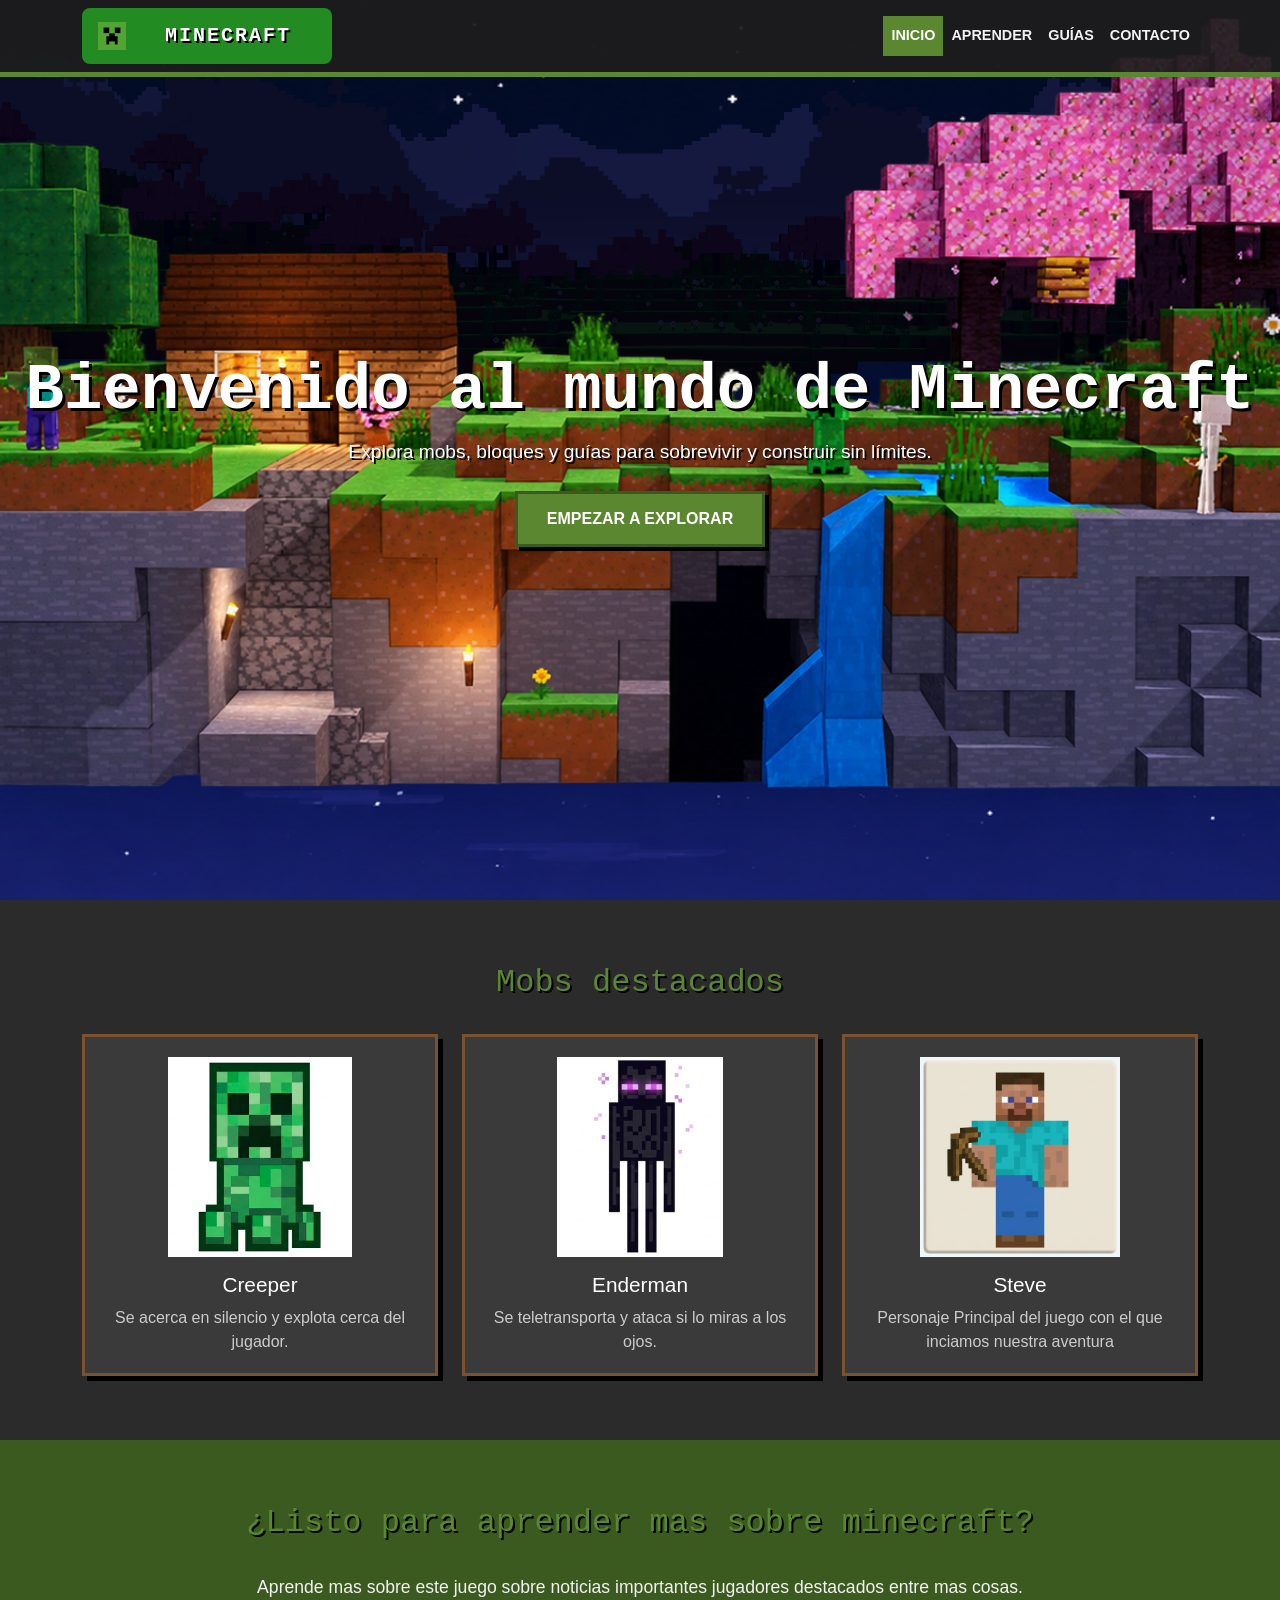
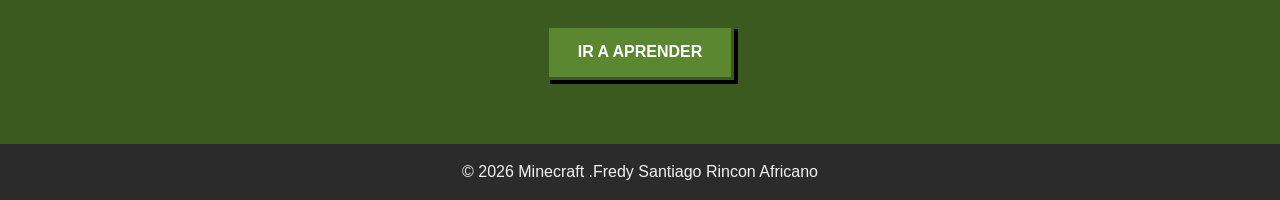
<file: index.html>
<!DOCTYPE html>
<html lang='es'>
<head>
    <meta charset='utf-8'>
    <meta name='viewport' content='width=device-width, initial-scale=1'>
    <title>Minecraft</title>
    <link href="https://cdn.jsdelivr.net/npm/bootstrap@5.3.3/dist/css/bootstrap.min.css" rel="stylesheet">
    <link rel='stylesheet' href='css/estilos.css'>
    <link rel="stylesheet" href="css/botonMinecraft.css">
    <link rel="stylesheet" href="css/main.css">
    <link rel="icon" type="image/png" href="img/fav.png">
</head>
<body>
     <header class="encabezado">
    <header class="encabezado">
  <nav class="navbar navbar-expand navbar-dark fixed-top barra-nav">
    <div class="container">
    
<input id="toggle" type="checkbox" />

<label class="boton-minecraft navbar-brand logo-texto" for="toggle">
  <svg
    viewBox="0 0 32 32"
    height="24"
    width="24"
    xmlns="http://www.w3.org/2000/svg"
  >
    <path d="M30 2H2v28h28z" fill="#52a535"></path>
    <path
      d="M24.4 13.2h-5.6v.47h5.6zm-5.6 8.4h-5.6v.47h5.6zm2.8 2.8h-2.8v.47h2.8zm-8.4 0h-2.8v.47h2.8zm0-11.2H7.6v.47h5.6z"
      fill="#86d562"
    ></path>
    <path
      d="M24.4 13.2V7.6h-5.6v5.6h-5.6V16h-2.8v8.4h2.8v-2.8h5.6v2.8h2.8V16h-2.8v-2.8zM13.2 7.6H7.6v5.6h5.6z"
    ></path>
    <path
      d="M24.4 7.6h-5.6v.47h5.6zm-5.6 5.6h-5.6v.47h5.6zm-5.6-5.6H7.6v.47h5.6zm0 8.4h-2.8v.47h2.8zm8.4 0h-2.8v.47h2.8z"
      fill="#2a641c"
    ></path>
  </svg>

  <div class="texto-boton">
    <span>MINECRAFT</span>
    <span>MC777</span>
    <span>CREEPERS</span>
  </div>
</label>

      <ul class="navbar-nav ms-auto">
        <li class="nav-item">
          <a class="nav-link active" aria-current="page" href="index.html">Inicio</a>
        </li>
        <li class="nav-item">
          <a class="nav-link" href="Aprender.html">Aprender</a>
        </li>
        <li class="nav-item">
          <a class="nav-link" href="guia.html">Guías</a>
        </li>
        <li class="nav-item">
          <a class="nav-link" href="contacto.html">Contacto</a>
        </li>
      </ul>
    </div>
  </nav>
</header>
<section class="hero" id="inicio">
  <div class="hero__capa hero__cielo"></div>
  <div class="hero__capa hero_nubes"></div>
  <div class="hero__capa hero_pasto"></div>
  <div class="hero__contenido">
    <h1 class="hero__titulo">Bienvenido al mundo de Minecraft</h1>
    <p class="hero__subtitulo">Explora mobs, bloques y guías para sobrevivir y construir sin límites.</p>
    <a class="boton" href="guia.html">Empezar a explorar</a>
  </div>
  <div class="hero__capa hero__primer-plano"></div>
</section>

<section class="seccion" id="mobs-destacados">
    <div class="container">
      <h2 class="seccion__titulo">Mobs destacados</h2>
      <div class="row g-4">
        <div class="col-md-4">
          <article class="tarjeta">
            <img class="tarjeta__imagen" src="img/creeper.png" alt="Creeper">
            <h3 class="tarjeta__titulo">Creeper</h3>
            <p class="tarjeta__texto">Se acerca en silencio y explota cerca del jugador.</p>
          </article>
        </div>
        <div class="col-md-4">
          <article class="tarjeta">
            <img class="tarjeta__imagen" src="img/enderman.png" alt="Enderman">
            <h3 class="tarjeta__titulo">Enderman</h3>
            <p class="tarjeta__texto">Se teletransporta y ataca si lo miras a los ojos.</p>
          </article>
        </div>
        <div class="col-md-4">
          <article class="tarjeta">
            <img class="tarjeta__imagen" src="img/steve.jpg" alt="Steve">
            <h3 class="tarjeta__titulo">Steve</h3>
            <p class="tarjeta__texto">Personaje Principal del juego con el que inciamos nuestra aventura</p>
          </article>
        </div>
      </div>
    </div>
  </section>

  <section class="seccion llamado">
    <div class="container">
      <h2 class="seccion__titulo">¿Listo para aprender mas sobre minecraft?</h2>
      <p class="llamado__texto">Aprende mas sobre este juego sobre noticias importantes jugadores destacados entre mas cosas.</p>
      <a class="boton" href="Aprender.html">Ir a aprender</a>
    </div>
  </section>

</main>
<footer class="pie">
    <p class="pie__derechos">&copy; 2026 Minecraft .Fredy Santiago Rincon Africano</p>
  </div>
</footer>
    
<script src="https://cdn.jsdelivr.net/npm/bootstrap@5.3.3/dist/js/bootstrap.bundle.min.js"></script>
</body>
</html>
</file>
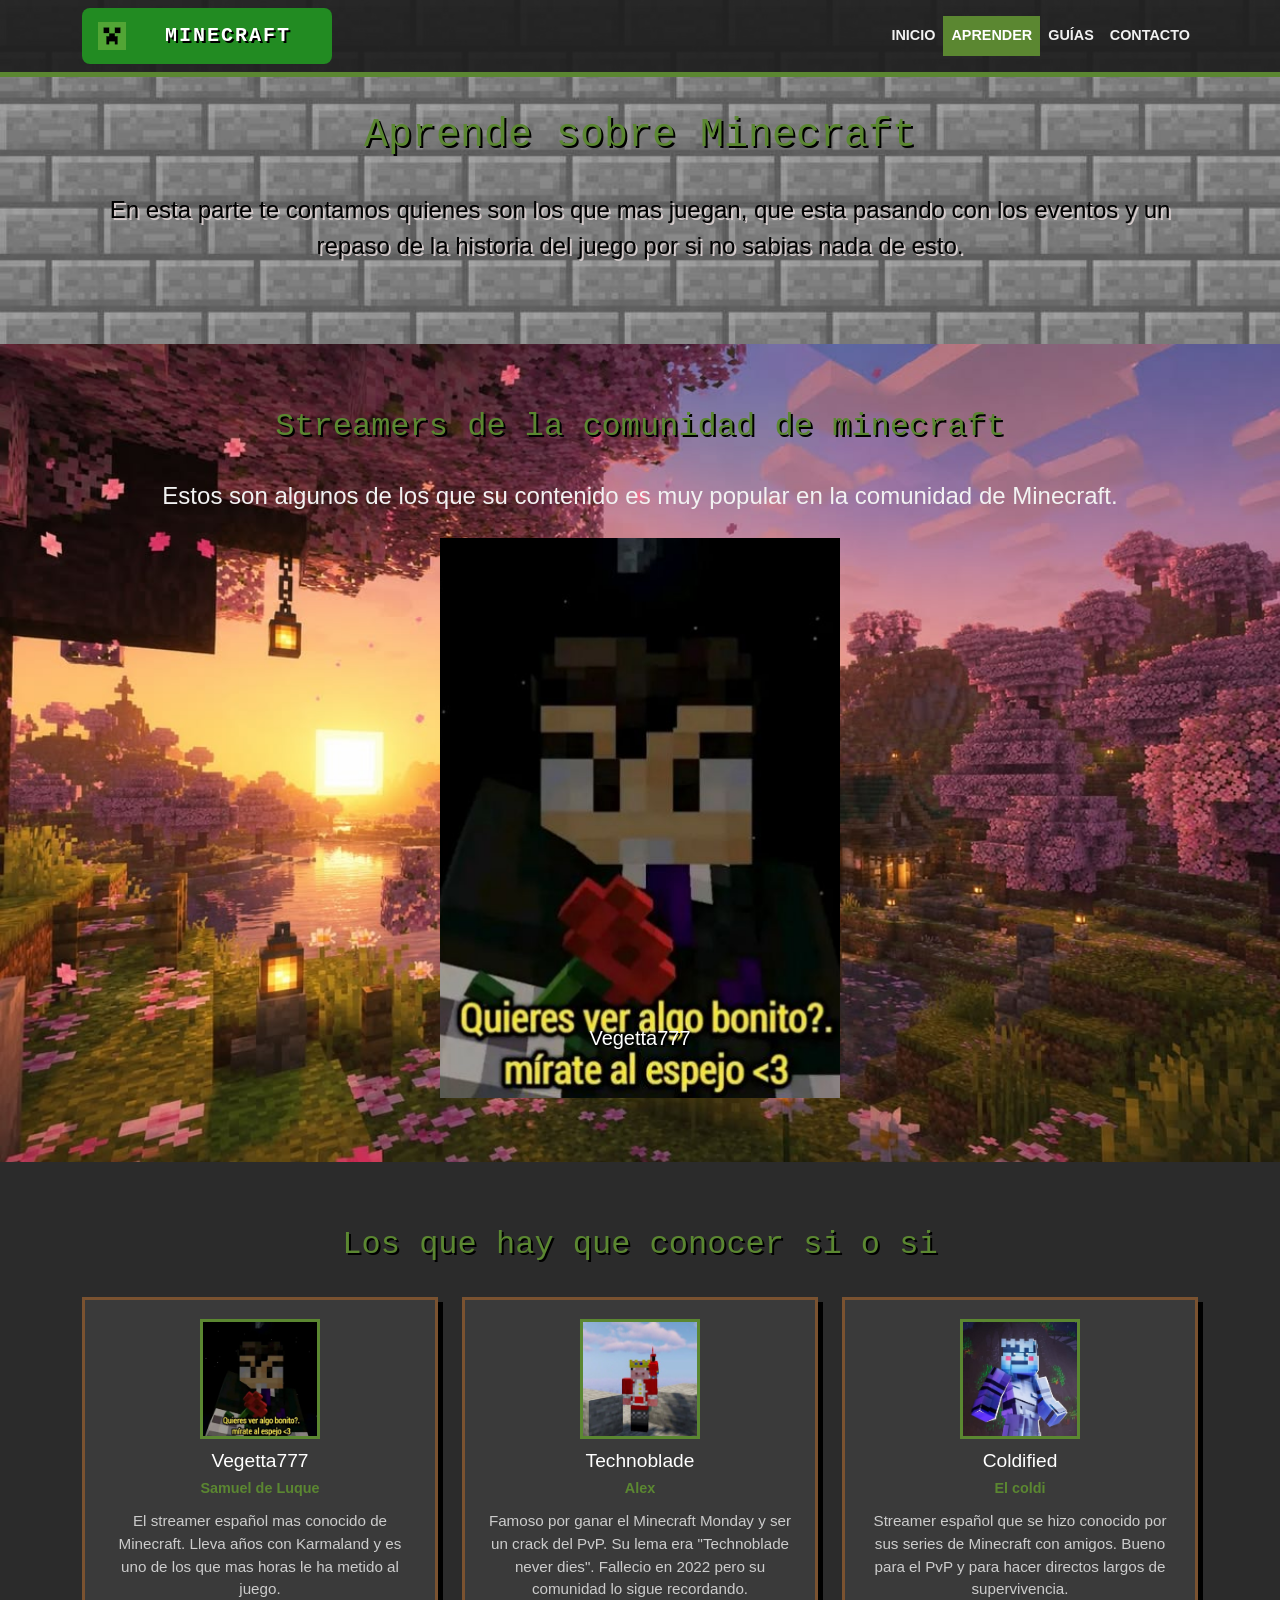
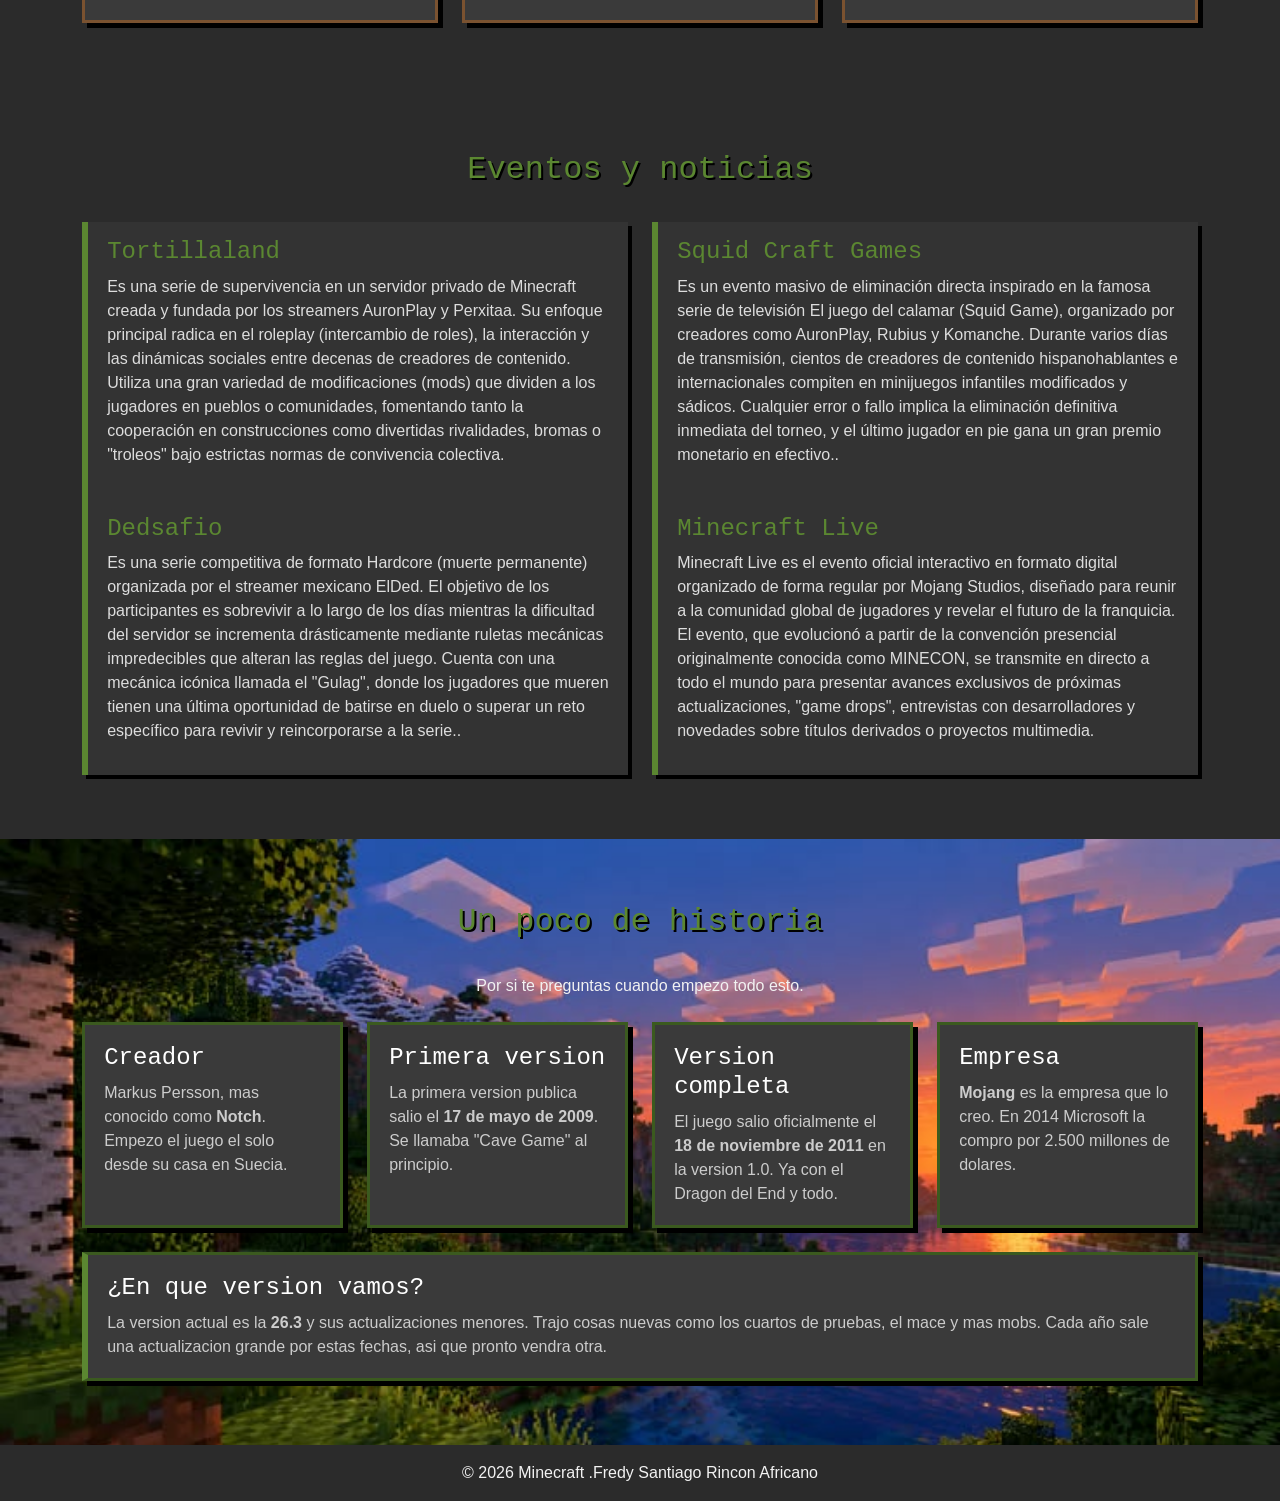
<file: Aprender.html>
<!DOCTYPE html>
<html lang='es'>
<head>
    <meta charset='utf-8'>
    <meta name='viewport' content='width=device-width, initial-scale=1'>
    <title>Minecraft-Aprender</title>
    <link href="https://cdn.jsdelivr.net/npm/bootstrap@5.3.3/dist/css/bootstrap.min.css" rel="stylesheet">
    <link rel='stylesheet' href='css/estilos.css'>
    <link rel="stylesheet" href="css/botonMinecraft.css">
    <link rel="stylesheet" href="css/main.css">
    <link rel="stylesheet" href="css/aprender.css">
    <link rel="icon" type="image/png" href="img/fav.png">
</head>
<header class="encabezado">
    <header class="encabezado">
  <nav class="navbar navbar-expand navbar-dark fixed-top barra-nav">
    <div class="container">
    
<input id="toggle" type="checkbox" />

<label class="boton-minecraft navbar-brand logo-texto" for="toggle">
  <svg
    viewBox="0 0 32 32"
    height="24"
    width="24"
    xmlns="http://www.w3.org/2000/svg"
  >
    <path d="M30 2H2v28h28z" fill="#52a535"></path>
    <path
      d="M24.4 13.2h-5.6v.47h5.6zm-5.6 8.4h-5.6v.47h5.6zm2.8 2.8h-2.8v.47h2.8zm-8.4 0h-2.8v.47h2.8zm0-11.2H7.6v.47h5.6z"
      fill="#86d562"
    ></path>
    <path
      d="M24.4 13.2V7.6h-5.6v5.6h-5.6V16h-2.8v8.4h2.8v-2.8h5.6v2.8h2.8V16h-2.8v-2.8zM13.2 7.6H7.6v5.6h5.6z"
    ></path>
    <path
      d="M24.4 7.6h-5.6v.47h5.6zm-5.6 5.6h-5.6v.47h5.6zm-5.6-5.6H7.6v.47h5.6zm0 8.4h-2.8v.47h2.8zm8.4 0h-2.8v.47h2.8z"
      fill="#2a641c"
    ></path>
  </svg>

  <div class="texto-boton">
    <span>MINECRAFT</span>
    <span>MC777</span>
    <span>CREEPERS</span>
  </div>
</label>

      <ul class="navbar-nav ms-auto">
        <li class="nav-item">
          <a class="nav-link" href="index.html">Inicio</a>
        </li>
        <li class="nav-item">
          <a class="nav-link active" aria-current="page" href="Aprender.html">Aprender</a>
        </li>
        <li class="nav-item">
          <a class="nav-link" href="guia.html">Guías</a>
        </li>
        <li class="nav-item">
          <a class="nav-link" href="contacto.html">Contacto</a>
        </li>
      </ul>
    </div>
  </nav>
</header>
 <main>
  <!-- Inicio de la pagina -->
  <section class="seccion" id="headerAprend" style="padding-top: 7rem;">
    <div class="container">
      <h2 class="seccion__titulo">Aprende sobre Minecraft</h2>
      <p class="text-center">En esta parte te contamos quienes son los que mas juegan, que esta pasando con los eventos y un repaso de la historia del juego por si no sabias nada de esto.</p>
    </div>
  </section>

   <!-- Carrusel de streamers -->
  <section class="seccion" id="zona-streamers">
    <div class="container">
      <h2 class="seccion__titulo">Streamers de la comunidad de minecraft</h2>
      <p class="text-center mb-4">Estos son algunos de los que su contenido es muy popular en la comunidad de Minecraft.</p>

      <div id="pasaStreamers" class="carousel slide cinta-streamers" data-bs-ride="carousel" data-bs-interval="2000">
        <div class="carousel-inner">
          <div class="carousel-item active">
            <img src="img/vegetaSkin.jpg" class="d-block w-100" alt="Vegetta777">
            <div class="carousel-caption">
              <h5>Vegetta777</h5>
            </div>
          </div>
          <div class="carousel-item">
            <img src="img/tech.jpg" class="d-block w-100" alt="Technoblade">
            <div class="carousel-caption">
              <h5>Technoblade</h5>
            </div>
          </div>
          <div class="carousel-item">
            <img src="img/coldi.jpg" class="d-block w-100" alt="Coldified">
            <div class="carousel-caption">
              <h5>Coldified</h5>
            </div>
          </div>
          <div class="carousel-item">
            <img src="img/auronSkin.jpg" class="d-block w-100" alt="AuronPlay">
            <div class="carousel-caption">
              <h5>AuronPlay</h5>
            </div>
          </div>
          <div class="carousel-item">
            <img src="img/spreenSkin.jpg" class="d-block w-100" alt="Spreen">
            <div class="carousel-caption">
              <h5>spreen</h5>
            </div>
          </div>
          <div class="carousel-item">
            <img src="img/willy.jpg" class="d-block w-100" alt="willyrex">
            <div class="carousel-caption">
              <h5>Willyrex</h5>
            </div>
          </div>
          <div class="carousel-item">
            <img src="img/rubius.jpg" class="d-block w-100" alt="Rubius">
            <div class="carousel-caption">
              <h5>rubius</h5>
            </div>
          </div>
           <div class="carousel-item">
            <img src="img/sapnap.jpg" class="d-block w-100" alt="Sapnap">
            <div class="carousel-caption">
              <h5>Sapnap</h5>
            </div>
          </div>
           <div class="carousel-item">
            <img src="img/bobicraft.jpg" class="d-block w-100" alt="Bobi">
            <div class="carousel-caption">
              <h5>Bobi</h5>
            </div>
          </div>
           <div class="carousel-item">
            <img src="img/shad.jpg" class="d-block w-100" alt="Shadoune">
            <div class="carousel-caption">
              <h5>Shadoune</h5>
            </div>
          </div>
        </div>
      </div>
    </div>
  </section>

  <!-- mejores Jugadores -->
  <section class="seccion" id="famosos-mc">
    <div class="container">
      <h2 class="seccion__titulo">Los que hay que conocer si o si</h2>

      <div class="row g-4">
        <div class="col-md-4">
          <div class="tarjeta-streamer">
            <img src="img/vegetaSkin.jpg" alt="Vegetta777">
            <h4>Vegetta777</h4>
            <span class="apodo">Samuel de Luque</span>
            <p>El streamer español mas conocido de Minecraft. Lleva años con Karmaland y es uno de los que mas horas le ha metido al juego.</p>
          </div>
        </div>
        <div class="col-md-4">
          <div class="tarjeta-streamer">
            <img src="img/tech.jpg" alt="Technoblade">
            <h4>Technoblade</h4>
            <span class="apodo">Alex</span>
            <p>Famoso por ganar el Minecraft Monday y ser un crack del PvP. Su lema era "Technoblade never dies". Fallecio en 2022 pero su comunidad lo sigue recordando.</p>
          </div>
        </div>
        <div class="col-md-4">
          <div class="tarjeta-streamer">
            <img src="img/coldi.jpg" alt="Coldified">
            <h4>Coldified</h4>
            <span class="apodo">El coldi</span>
            <p>Streamer español que se hizo conocido por sus series de Minecraft con amigos. Bueno para el PvP y para hacer directos largos de supervivencia.</p>
          </div>
        </div>
      </div>
    </div>
  </section>

 <!-- Noticias y eventos -->
  <section class="seccion" id="que-esta-pasando">
    <div class="container">
      <h2 class="seccion__titulo">Eventos y noticias</h2>

      <div class="row">
        <div class="col-md-6">
          <div class="caja-nota">
            <h4>Tortillaland</h4>
            <p>Es una serie de supervivencia en un servidor privado de Minecraft creada y fundada por los streamers AuronPlay y Perxitaa. Su enfoque principal radica en el roleplay (intercambio de roles), la interacción y las dinámicas sociales entre decenas de creadores de contenido. Utiliza una gran variedad de modificaciones (mods) que dividen a los jugadores en pueblos o comunidades, fomentando tanto la cooperación en construcciones como divertidas rivalidades, bromas o "troleos" bajo estrictas normas de convivencia colectiva.</p>
          </div>
        </div>
        <div class="col-md-6">
          <div class="caja-nota">
            <h4>Squid Craft Games</h4>
            <p>Es un evento masivo de eliminación directa inspirado en la famosa serie de televisión El juego del calamar (Squid Game), organizado por creadores como AuronPlay, Rubius y Komanche. Durante varios días de transmisión, cientos de creadores de contenido hispanohablantes e internacionales compiten en minijuegos infantiles modificados y sádicos. Cualquier error o fallo implica la eliminación definitiva inmediata del torneo, y el último jugador en pie gana un gran premio monetario en efectivo..</p>
          </div>
        </div>
        <div class="col-md-6">
          <div class="caja-nota">
            <h4>Dedsafio</h4>
            <p>Es una serie competitiva de formato Hardcore (muerte permanente) organizada por el streamer mexicano ElDed. El objetivo de los participantes es sobrevivir a lo largo de los días mientras la dificultad del servidor se incrementa drásticamente mediante ruletas mecánicas impredecibles que alteran las reglas del juego. Cuenta con una mecánica icónica llamada el "Gulag", donde los jugadores que mueren tienen una última oportunidad de batirse en duelo o superar un reto específico para revivir y reincorporarse a la serie..</p>
          </div>
        </div>
        <div class="col-md-6">
          <div class="caja-nota">
            <h4>Minecraft Live</h4>
            <p>Minecraft Live es el evento oficial interactivo en formato digital organizado de forma regular por Mojang Studios, diseñado para reunir a la comunidad global de jugadores y revelar el futuro de la franquicia. El evento, que evolucionó a partir de la convención presencial originalmente conocida como MINECON, se transmite en directo a todo el mundo para presentar avances exclusivos de próximas actualizaciones, "game drops", entrevistas con desarrolladores y novedades sobre títulos derivados o proyectos multimedia.</p>
          </div>
        </div>
      </div>
    </div>
  </section>

    <!-- Historia de Minecraft -->
  <section class="seccion" id="los-inicios">
    <div class="container">
      <h2 class="seccion__titulo">Un poco de historia</h2>
      <p class="text-center mb-4">Por si te preguntas cuando empezo todo esto.</p>

      <div class="row g-4">
        <div class="col-md-6 col-lg-3">
          <div class="bloque-historia">
            <h4>Creador</h4>
            <p>Markus Persson, mas conocido como <strong>Notch</strong>. Empezo el juego el solo desde su casa en Suecia.</p>
          </div>
        </div>
        <div class="col-md-6 col-lg-3">
          <div class="bloque-historia">
            <h4>Primera version</h4>
            <p>La primera version publica salio el <strong>17 de mayo de 2009</strong>. Se llamaba "Cave Game" al principio.</p>
          </div>
        </div>
        <div class="col-md-6 col-lg-3">
          <div class="bloque-historia">
            <h4>Version completa</h4>
            <p>El juego salio oficialmente el <strong>18 de noviembre de 2011</strong> en la version 1.0. Ya con el Dragon del End y todo.</p>
          </div>
        </div>
        <div class="col-md-6 col-lg-3">
          <div class="bloque-historia">
            <h4>Empresa</h4>
            <p><strong>Mojang</strong> es la empresa que lo creo. En 2014 Microsoft la compro por 2.500 millones de dolares.</p>
          </div>
        </div>
      </div>

      <div class="row mt-4">
        <div class="col-12">
          <div class="bloque-historia" style="border-left: 6px solid var(--verde-mc);">
            <h4>¿En que version vamos?</h4>
            <p>La version actual es la <strong>26.3</strong> y sus actualizaciones menores. Trajo cosas nuevas como los cuartos de pruebas, el mace y mas mobs. Cada año sale una actualizacion grande por estas fechas, asi que pronto vendra otra.</p>
          </div>
        </div>
      </div>
    </div>
  </section>

  <footer class="pie">
    <p class="pie__derechos">&copy; 2026 Minecraft .Fredy Santiago Rincon Africano</p>
  </div>
</footer>
  
    <script src="https://cdn.jsdelivr.net/npm/bootstrap@5.3.3/dist/js/bootstrap.bundle.min.js"></script>
</body>
</html>
</file>
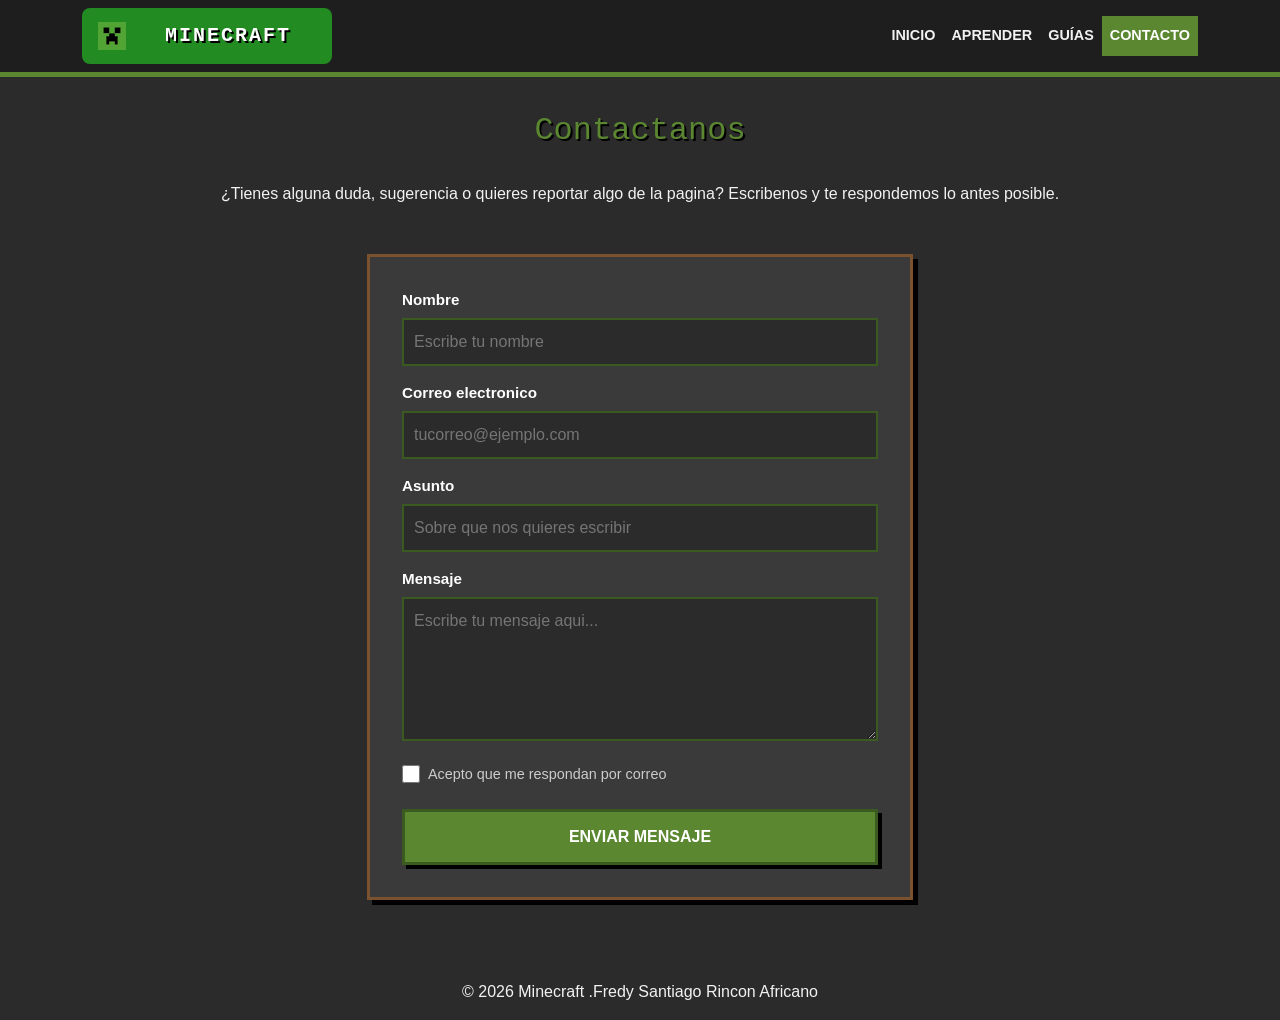
<file: contacto.html>
<!DOCTYPE html>
<html lang='es'>
<head>
    <meta charset='utf-8'>
    <meta name='viewport' content='width=device-width, initial-scale=1'>
    <title>Contacto - Minecraft</title>
    <link href="https://cdn.jsdelivr.net/npm/bootstrap@5.3.3/dist/css/bootstrap.min.css" rel="stylesheet">
    <link rel='stylesheet' href='css/estilos.css'>
    <link rel="stylesheet" href="css/botonMinecraft.css">
    <link rel="stylesheet" href="css/main.css">
</head>
<body>
     <header class="encabezado">
    <header class="encabezado">
  <nav class="navbar navbar-expand navbar-dark fixed-top barra-nav">
    <div class="container">
    
<input id="toggle" type="checkbox" />

<label class="boton-minecraft navbar-brand logo-texto" for="toggle">
  <svg
    viewBox="0 0 32 32"
    height="24"
    width="24"
    xmlns="http://www.w3.org/2000/svg"
  >
    <path d="M30 2H2v28h28z" fill="#52a535"></path>
    <path
      d="M24.4 13.2h-5.6v.47h5.6zm-5.6 8.4h-5.6v.47h5.6zm2.8 2.8h-2.8v.47h2.8zm-8.4 0h-2.8v.47h2.8zm0-11.2H7.6v.47h5.6z"
      fill="#86d562"
    ></path>
    <path
      d="M24.4 13.2V7.6h-5.6v5.6h-5.6V16h-2.8v8.4h2.8v-2.8h5.6v2.8h2.8V16h-2.8v-2.8zM13.2 7.6H7.6v5.6h5.6z"
    ></path>
    <path
      d="M24.4 7.6h-5.6v.47h5.6zm-5.6 5.6h-5.6v.47h5.6zm-5.6-5.6H7.6v.47h5.6zm0 8.4h-2.8v.47h2.8zm8.4 0h-2.8v.47h2.8z"
      fill="#2a641c"
    ></path>
  </svg>

  <div class="texto-boton">
    <span>MINECRAFT</span>
    <span>MC777</span>
    <span>CREEPERS</span>
  </div>
</label>

      <ul class="navbar-nav ms-auto">
        <li class="nav-item">
          <a class="nav-link" href="index.html">Inicio</a>
        </li>
        <li class="nav-item">
          <a class="nav-link" href="Aprender.html">Aprender</a>
        </li>
        <li class="nav-item">
          <a class="nav-link" href="guia.html">Guías</a>
        </li>
        <li class="nav-item" aria-current="page">
          <a class="nav-link active" href="contacto.html">Contacto</a>
        </li>
      </ul>
    </div>
  </nav>
</header>

<main>
  <section class="seccion" style="padding-top: 7rem;">
    <div class="container">
      <h2 class="seccion__titulo">Contactanos</h2>
      <p class="text-center">¿Tienes alguna duda, sugerencia o quieres reportar algo de la pagina? Escribenos y te respondemos lo antes posible.</p>

      <div class="row justify-content-center">
        <div class="col-md-8 col-lg-6">
          <form class="formulario-contacto">
            <div class="campo">
              <label for="nombre">Nombre</label>
              <input type="text" id="nombre" name="nombre" placeholder="Escribe tu nombre" required>
            </div>

            <div class="campo">
              <label for="correo">Correo electronico</label>
              <input type="email" id="correo" name="correo" placeholder="tucorreo@ejemplo.com" required>
            </div>

            <div class="campo">
              <label for="asunto">Asunto</label>
              <input type="text" id="asunto" name="asunto" placeholder="Sobre que nos quieres escribir">
            </div>

            <div class="campo">
              <label for="mensaje">Mensaje</label>
              <textarea id="mensaje" name="mensaje" rows="5" placeholder="Escribe tu mensaje aqui..." required></textarea>
            </div>

            <div class="campo-check">
              <input type="checkbox" id="acepto" name="acepto" required>
              <label for="acepto">Acepto que me respondan por correo</label>
            </div>

            <button type="submit" class="boton">Enviar mensaje</button>
          </form>
        </div>
      </div>
    </div>
  </section>
</main>

<footer class="pie">
    <p class="pie__derechos">&copy; 2026 Minecraft .Fredy Santiago Rincon Africano</p>
  </div>
</footer>

<script src="https://cdn.jsdelivr.net/npm/bootstrap@5.3.3/dist/js/bootstrap.bundle.min.js"></script>
</body>
</html>
</file>
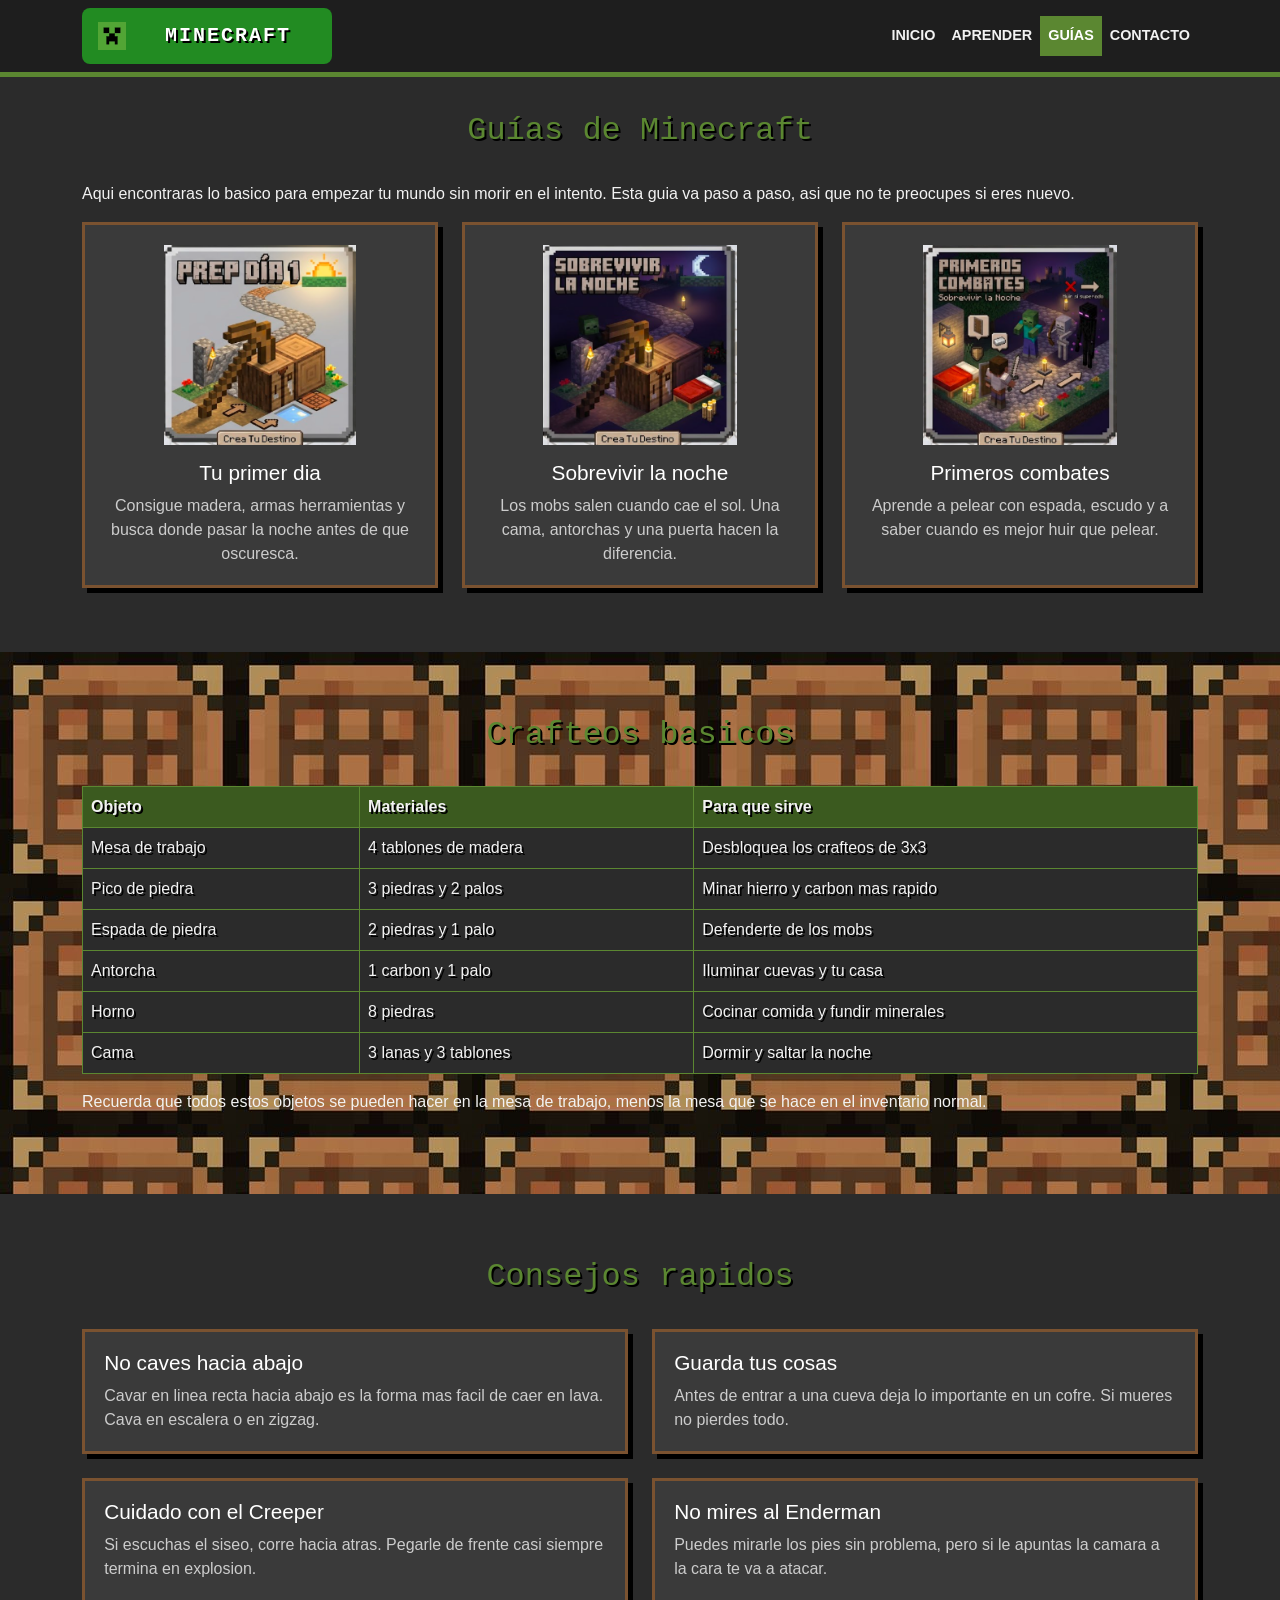
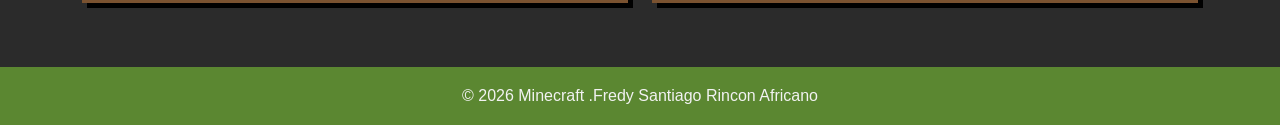
<file: guia.html>
<!DOCTYPE html>
<html lang='es'>
<head>
    <meta charset='utf-8'>
    <meta name='viewport' content='width=device-width, initial-scale=1'>
    <title>Minecraft-Guias</title>
    <link href="https://cdn.jsdelivr.net/npm/bootstrap@5.3.3/dist/css/bootstrap.min.css" rel="stylesheet">
    <link rel='stylesheet' href='css/estilos.css'>
    <link rel="stylesheet" href="css/botonMinecraft.css">
    <link rel="stylesheet" href="css/main.css">
    <link rel="icon" type="image/png" href="img/fav.png">
</head>
<body>
     <header class="encabezado">
    <header class="encabezado">
  <nav class="navbar navbar-expand navbar-dark fixed-top barra-nav">
    <div class="container">
    
<input id="toggle" type="checkbox" />

<label class="boton-minecraft navbar-brand logo-texto" for="toggle">
  <svg
    viewBox="0 0 32 32"
    height="24"
    width="24"
    xmlns="http://www.w3.org/2000/svg"
  >
    <path d="M30 2H2v28h28z" fill="#52a535"></path>
    <path
      d="M24.4 13.2h-5.6v.47h5.6zm-5.6 8.4h-5.6v.47h5.6zm2.8 2.8h-2.8v.47h2.8zm-8.4 0h-2.8v.47h2.8zm0-11.2H7.6v.47h5.6z"
      fill="#86d562"
    ></path>
    <path
      d="M24.4 13.2V7.6h-5.6v5.6h-5.6V16h-2.8v8.4h2.8v-2.8h5.6v2.8h2.8V16h-2.8v-2.8zM13.2 7.6H7.6v5.6h5.6z"
    ></path>
    <path
      d="M24.4 7.6h-5.6v.47h5.6zm-5.6 5.6h-5.6v.47h5.6zm-5.6-5.6H7.6v.47h5.6zm0 8.4h-2.8v.47h2.8zm8.4 0h-2.8v.47h2.8z"
      fill="#2a641c"
    ></path>
  </svg>

  <div class="texto-boton">
    <span>MINECRAFT</span>
    <span>MC777</span>
    <span>CREEPERS</span>
  </div>
</label>

      <ul class="navbar-nav ms-auto">
        <li class="nav-item">
          <a class="nav-link"  href="index.html">Inicio</a>
        </li>
        <li class="nav-item">
          <a class="nav-link" href="Aprender.html">Aprender</a>
        </li>
        <li class="nav-item " aria-current="page">
          <a class="nav-link active" href="guia.html">Guías</a>
        </li>
        <li class="nav-item">
          <a class="nav-link" href="contacto.html">Contacto</a>
        </li>
      </ul>
    </div>
  </nav>
</header>
<main>
  <!-- Seccion de iconos de inicio -->
  <section class="seccion" style="padding-top: 7rem;">
    <div class="container style=">
      <h2 class="seccion__titulo">Guías de Minecraft</h2>
      <p>Aqui encontraras lo basico para empezar tu mundo sin morir en el intento. Esta guia va paso a paso, asi que no te preocupes si eres nuevo.</p>

      <div class="row g-4">
        <div class="col-md-4">
          <article class="tarjeta">
            <img class="tarjeta__imagen" src="img/dia1.png" alt="primer dia">
            <h3 class="tarjeta__titulo">Tu primer dia</h3>
            <p class="tarjeta__texto">Consigue madera, armas herramientas y busca donde pasar la noche antes de que oscuresca.</p>
          </article>
        </div>
        <div class="col-md-4">
          <article class="tarjeta">
            <img class="tarjeta__imagen" src="img/noche.png" alt="noche">
            <h3 class="tarjeta__titulo">Sobrevivir la noche</h3>
            <p class="tarjeta__texto">Los mobs salen cuando cae el sol. Una cama, antorchas y una puerta hacen la diferencia.</p>
          </article>
        </div>
        <div class="col-md-4">
          <article class="tarjeta">
            <img class="tarjeta__imagen" src="img/combate.png" alt="combate">
            <h3 class="tarjeta__titulo">Primeros combates</h3>
            <p class="tarjeta__texto">Aprende a pelear con espada, escudo y a saber cuando es mejor huir que pelear.</p>
          </article>
        </div>
      </div>
    </div>
  </section>

    <!-- Crafteos basicos -->
  <section class="seccion" id="crafteos">
    <div class="container">
      <h2 class="seccion__titulo">Crafteos basicos</h2>
      <table style="width:100%; border-collapse: collapse; text-align:left;">
        <tr>
          <th class="padding-tabla">Objeto</th>
          <th class="padding-tabla">Materiales</th>
          <th class="padding-tabla">Para que sirve</th>
        </tr>
        <tr>
          <td class="padding-tabla">Mesa de trabajo</td>
          <td class="padding-tabla">4 tablones de madera</td>
          <td class="padding-tabla">Desbloquea los crafteos de 3x3</td>
        </tr>
        <tr>
          <td class="padding-tabla">Pico de piedra</td>
          <td class="padding-tabla">3 piedras y 2 palos</td>
          <td class="padding-tabla">Minar hierro y carbon mas rapido</td>
        </tr>
        <tr>
          <td class="padding-tabla">Espada de piedra</td>
          <td class="padding-tabla">2 piedras y 1 palo</td>
          <td class="padding-tabla">Defenderte de los mobs</td>
        </tr>
        <tr>
          <td class="padding-tabla">Antorcha</td>
          <td class="padding-tabla">1 carbon y 1 palo</td>
          <td class="padding-tabla">Iluminar cuevas y tu casa</td>
        </tr>
        <tr>
          <td class="padding-tabla">Horno</td>
          <td class="padding-tabla">8 piedras</td>
          <td class="padding-tabla">Cocinar comida y fundir minerales</td>
        </tr>
        <tr>
          <td class="padding-tabla">Cama</td>
          <td class="padding-tabla">3 lanas y 3 tablones</td>
          <td class="padding-tabla">Dormir y saltar la noche</td>
        </tr>
      </table>
      <p style="margin-top: 1rem;">Recuerda que todos estos objetos se pueden hacer en la mesa de trabajo, menos la mesa que se hace en el inventario normal.</p>
    </div>
  </section>

   <!-- seccion de consejos -->
  <section class="seccion" id="consejos">
    <div class="container">
      <h2 class="seccion__titulo">Consejos rapidos</h2>
      <div class="row g-4">
        <div class="col-md-6">
          <div class="tarjeta" style="text-align:left;">
            <h3 class="tarjeta__titulo">No caves hacia abajo</h3>
            <p class="tarjeta__texto">Cavar en linea recta hacia abajo es la forma mas facil de caer en lava. Cava en escalera o en zigzag.</p>
          </div>
        </div>
        <div class="col-md-6">
          <div class="tarjeta" style="text-align:left;">
            <h3 class="tarjeta__titulo">Guarda tus cosas</h3>
            <p class="tarjeta__texto">Antes de entrar a una cueva deja lo importante en un cofre. Si mueres no pierdes todo.</p>
          </div>
        </div>
        <div class="col-md-6">
          <div class="tarjeta" style="text-align:left;">
            <h3 class="tarjeta__titulo">Cuidado con el Creeper</h3>
            <p class="tarjeta__texto">Si escuchas el siseo, corre hacia atras. Pegarle de frente casi siempre termina en explosion.</p>
          </div>
        </div>
        <div class="col-md-6">
          <div class="tarjeta" style="text-align:left;">
            <h3 class="tarjeta__titulo">No mires al Enderman</h3>
            <p class="tarjeta__texto">Puedes mirarle los pies sin problema, pero si le apuntas la camara a la cara te va a atacar.</p>
          </div>
        </div>
      </div>
    </div>
  </section>

</main>
<footer class="pie" id="guiafooter">
    <p class="pie__derechos">&copy; 2026 Minecraft .Fredy Santiago Rincon Africano</p>
  </div>
</footer>
<script src="https://cdn.jsdelivr.net/npm/bootstrap@5.3.3/dist/js/bootstrap.bundle.min.js"></script>
</body>
</html>
</file>
<file: css/estilos.css>
:root {
  --verde-mc: #5b8731;
  --verde-oscuro: #3b5a1f;
  --tierra: #7a5230;
  --piedra: #2b2b2b;
  --texto-claro: #f2f2f2;
}

body {
  background-color: var(--piedra);
  color: var(--texto-claro);
  font-family: "Segoe UI", Arial, sans-serif;
}

.barra-nav {
  background-color: rgba(30, 30, 30, 0.92);
  border-bottom: 5px solid var(--verde-mc);
}

.barra-nav .container,
.barra-nav .navbar-nav {
  flex-wrap: wrap;
}

.logo-texto {
  font-family: "Courier New", monospace;
  font-weight: 700;
  letter-spacing: 2px;
  color: var(--verde-mc);
  text-shadow: 2px 2px 0 #000;
}

.logo-texto:hover {
    
  color: #7fc241;
}

.barra-nav .nav-link {
  color: var(--texto-claro);
  font-weight: 600;
  text-transform: uppercase;
  font-size: 0.9rem;
  padding: 0.6rem 1rem;
  transition: color 0.2s, background-color 0.2s;
}

.barra-nav .nav-link:hover,
.barra-nav .nav-link.active {
  color: #fff;
  background-color: var(--verde-mc);
}
.pie{
  text-align: center;
}
.pie__derechos{
  padding-top: 16px;
}
.titulo{
  padding-top: 1.5rem;
  font-family: "Courier New", monospace;
  font-weight: 700;
  letter-spacing: 2px;
  color: var(--verde-mc);
  text-shadow: 2px 2px 0 #000;
}
.padding-tabla{
  padding: 8px;
  border: 1px solid var(--verde-mc);
}
#crafteos{
background-image: url("../img/fondoCraft.jpg");

}
#crafteos th{
  color: var(--texto-claro);
  background-color: var(--verde-oscuro);
  text-shadow: 2px 2px 0 #000;
}
 #crafteos td{
  color: var(--texto-claro);
  background-color: var(--piedra);
  text-shadow: 2px 2px 0 #000;
 }
 #guiafooter{
  background-color:var(--verde-mc);
  padding: 1px;
}
</file>
<file: css/botonMinecraft.css>
.boton-minecraft {
  display: flex;
  align-items: center;
  gap: 10px;
  padding: 12px 14px;
  font-size: 20px;
  font-weight: bold;
  color: white;
  background-color: #228b22;
  border: none;
  border-radius: 8px;
  cursor: pointer;
  transition:
    background 0.3s,
    transform 0.1s,
    color 0.3s;
  position: relative;
  overflow: hidden;
}

.boton-minecraft:hover {
  background-color: black;
  transform: scale(1.05);
}

.boton-minecraft svg {
  width: 32px;
  height: 32px;
  transition: transform 0.3s;
}

.boton-minecraft:hover svg {
  transform: scale(1.1);
}

.texto-boton {
  position: relative;
  display: flex;
  justify-content: center;
  align-items: center;
  width: 180px;
  height: 24px;
  overflow: hidden;
}

.texto-boton span {
  position: absolute;
  transition: opacity 0.3s ease-in-out;
}

.texto-boton span:first-child {
  opacity: 1;
}

.texto-boton span:nth-child(2),
.texto-boton span:nth-child(3) {
  opacity: 0;
}

.boton-minecraft:hover .texto-boton span:first-child {
  opacity: 0;
}

.boton-minecraft:hover .texto-boton span:nth-child(2) {
  opacity: 1;
}

#toggle {
  display: none;
}

#toggle:checked + .boton-minecraft {
  background-color: white;
  color: black;
}

#toggle:checked + .boton-minecraft .texto-boton span:first-child,
#toggle:checked + .boton-minecraft .texto-boton span:nth-child(2) {
  opacity: 0;
}

#toggle:checked + .boton-minecraft .texto-boton span:nth-child(3) {
  opacity: 1;
}
</file>
<file: css/main.css>
.hero {
  position: relative;
  height: 100vh;
  min-height: 500px;
  overflow: hidden;
  display: flex;
  align-items: center;
  justify-content: center;
  text-align: center;
  background-color: #6fb1e8;
}

.hero__capa {
  position: absolute;
  top: 0;
  left: 0;
  width: 100%;
  height: 100%;
  background-size: cover;
  background-position: center bottom;
  background-repeat: no-repeat;
  pointer-events: none;
}

.hero__cielo {
  background-size: auto 100%;
  background-image: url("../img/fondo.png");
  z-index: 1;
}

.hero_nubes {
  width: 100%;
  height: 400px;
  background-image: url("../img/arboles.png");
  z-index: 2;
}

.hero_pasto {
    width: 100%;
    height: 800px;
  background-image: url("../img/primer-plano2.png");
  z-index: 3;
}



.hero__contenido {
  position: relative;
  z-index: 4;
  padding: 0 1rem;
}

.hero__titulo {
  font-family: "Courier New", monospace;
  font-size: clamp(2rem, 6vw, 4rem);
  font-weight: 700;
  color: #fff;
  text-shadow: 3px 3px 0 #000;
}

.hero__subtitulo {
  font-size: 1.2rem;
  color: #fff;
  text-shadow: 2px 2px 0 #000;
  margin-bottom: 1.5rem;
}

.boton {
  display: inline-block;
  background-color: var(--verde-mc);
  color: #fff;
  font-weight: 700;
  text-transform: uppercase;
  text-decoration: none;
  padding: 0.8rem 1.8rem;
  border: 3px solid var(--verde-oscuro);
  box-shadow: 4px 4px 0 #000;
  transition: transform 0.15s, box-shadow 0.15s;
}

.boton:hover {
  color: #fff;
  transform: translate(2px, 2px);
  box-shadow: 2px 2px 0 #000;
}

.seccion {
  padding: 4rem 0;
}

.seccion__titulo {
  font-family: "Courier New", monospace;
  text-align: center;
  color: var(--verde-mc);
  text-shadow: 2px 2px 0 #000;
  margin-bottom: 2rem;
}

.tarjeta {
  height: 100%;
  background-color: #3a3a3a;
  border: 3px solid var(--tierra);
  padding: 1.2rem;
  text-align: center;
  box-shadow: 5px 5px 0 #000;
}

.tarjeta__imagen {
  width: 100%;
  height: 200px;
  object-fit: contain;
  margin-bottom: 1rem;
}

.tarjeta__titulo {
  color: #fff;
  font-size: 1.3rem;
}

.tarjeta__texto {
  color: #ccc;
  margin: 0;
}

.llamado {
  background-color: var(--verde-oscuro);
  text-align: center;
}

.llamado__texto {
  font-size: 1.1rem;
  margin-bottom: 1.5rem;
}

.formulario-contacto {
  background-color: #3a3a3a;
  border: 3px solid var(--tierra);
  box-shadow: 5px 5px 0 #000;
  padding: 2rem;
  margin-top: 2rem;
}

.campo {
  margin-bottom: 1rem;
}

.campo label {
  display: block;
  color: #fff;
  font-weight: bold;
  margin-bottom: 6px;
  font-size: 0.95rem;
}

.campo input,
.campo textarea {
  width: 100%;
  padding: 10px;
  background-color: #2b2b2b;
  color: #fff;
  border: 2px solid var(--verde-oscuro);
  font-family: inherit;
  font-size: 1rem;
}

.campo input:focus,
.campo textarea:focus {
  outline: none;
  border-color: var(--verde-mc);
}

.campo textarea {
  resize: vertical;
}

.campo-check {
  display: flex;
  align-items: center;
  gap: 8px;
  margin-bottom: 1.5rem;
  color: #ccc;
}

.campo-check input {
  width: 18px;
  height: 18px;
  accent-color: var(--verde-mc);
}

.campo-check label {
  margin: 0;
  font-size: 0.9rem;
}

.formulario-contacto .boton {
  width: 100%;
  cursor: pointer;
  font-family: inherit;
  font-size: 1rem;
}
</file>
<file: css/aprender.css>
.cinta-streamers {
  max-width: 400px;
  margin: 0 auto;
  overflow: hidden;
}

.cinta-streamers .carousel-inner {
  height: 560px;
}

.cinta-streamers .carousel-item,
.cinta-streamers .carousel-item img {
  height: 560px;
}

.cinta-streamers img {
  width: 100%;
  object-fit: cover;
  object-position: top center;
}

.carousel-caption{
    text-shadow: 2px 2px 0 #000;
}

.tarjeta-streamer {
  background-color: #3a3a3a;
  border: 3px solid var(--tierra);
  box-shadow: 5px 5px 0 #000;
  padding: 1.2rem;
  text-align: center;
  height: 100%;
}

.tarjeta-streamer img {
  width: 120px;
  height: 120px;
  object-fit: cover;
  border: 3px solid var(--verde-mc);
  margin-bottom: 10px;
}

.tarjeta-streamer h4 {
  color: #fff;
  font-size: 1.2rem;
  margin-bottom: 4px;
}

.tarjeta-streamer .apodo {
  color: var(--verde-mc);
  font-size: 0.9rem;
  font-weight: bold;
}

.tarjeta-streamer p {
  color: #ccc;
  font-size: 0.95rem;
  margin-top: 10px;
  margin-bottom: 0;
}

.caja-nota {
  background-color: #333;
  border-left: 6px solid var(--verde-mc);
  padding: 1rem 1.2rem;
  margin-bottom: 1rem;
  box-shadow: 4px 4px 0 #000;
  height: 100%;
}

.caja-nota h4 {
  color: var(--verde-mc);
  margin: 0 0 8px 0;
  font-family: "Courier New", monospace;
}

.caja-nota p {
  margin: 0;
  color: #ddd;
}
#headerAprend{
    background-image: url("../img/fondoHeader.jpg");
    background-size: cover ;
    font-size: 1.5rem;
}
#headerAprend h2{
  font-size: 2.5rem;
    text-shadow: 2px 2px 0 #000000;
}
#headerAprend p{
    color: #000000;
    text-shadow: 2px 2px 0 #d4caca;
}
#zona-streamers {
    background-image: url("../img/fondoCarrusel.jpg");
    background-size: cover ;
    font-size: 1.5rem;
}
.bloque-historia {
  background-color: #3a3a3a;
  border: 3px solid var(--verde-oscuro);
  box-shadow: 5px 5px 0 #000;
  padding: 1.2rem;
  height: 100%;
}

.bloque-historia h4 {
  color: #fff;
  font-family: "Courier New", monospace;
  margin-bottom: 8px;
}

.bloque-historia p {
  color: #ccc;
  margin: 0;
}
#los-inicios{
    background-image: url("../img/fondoMine.jpg");
    background-size: cover ;
}
</file>
